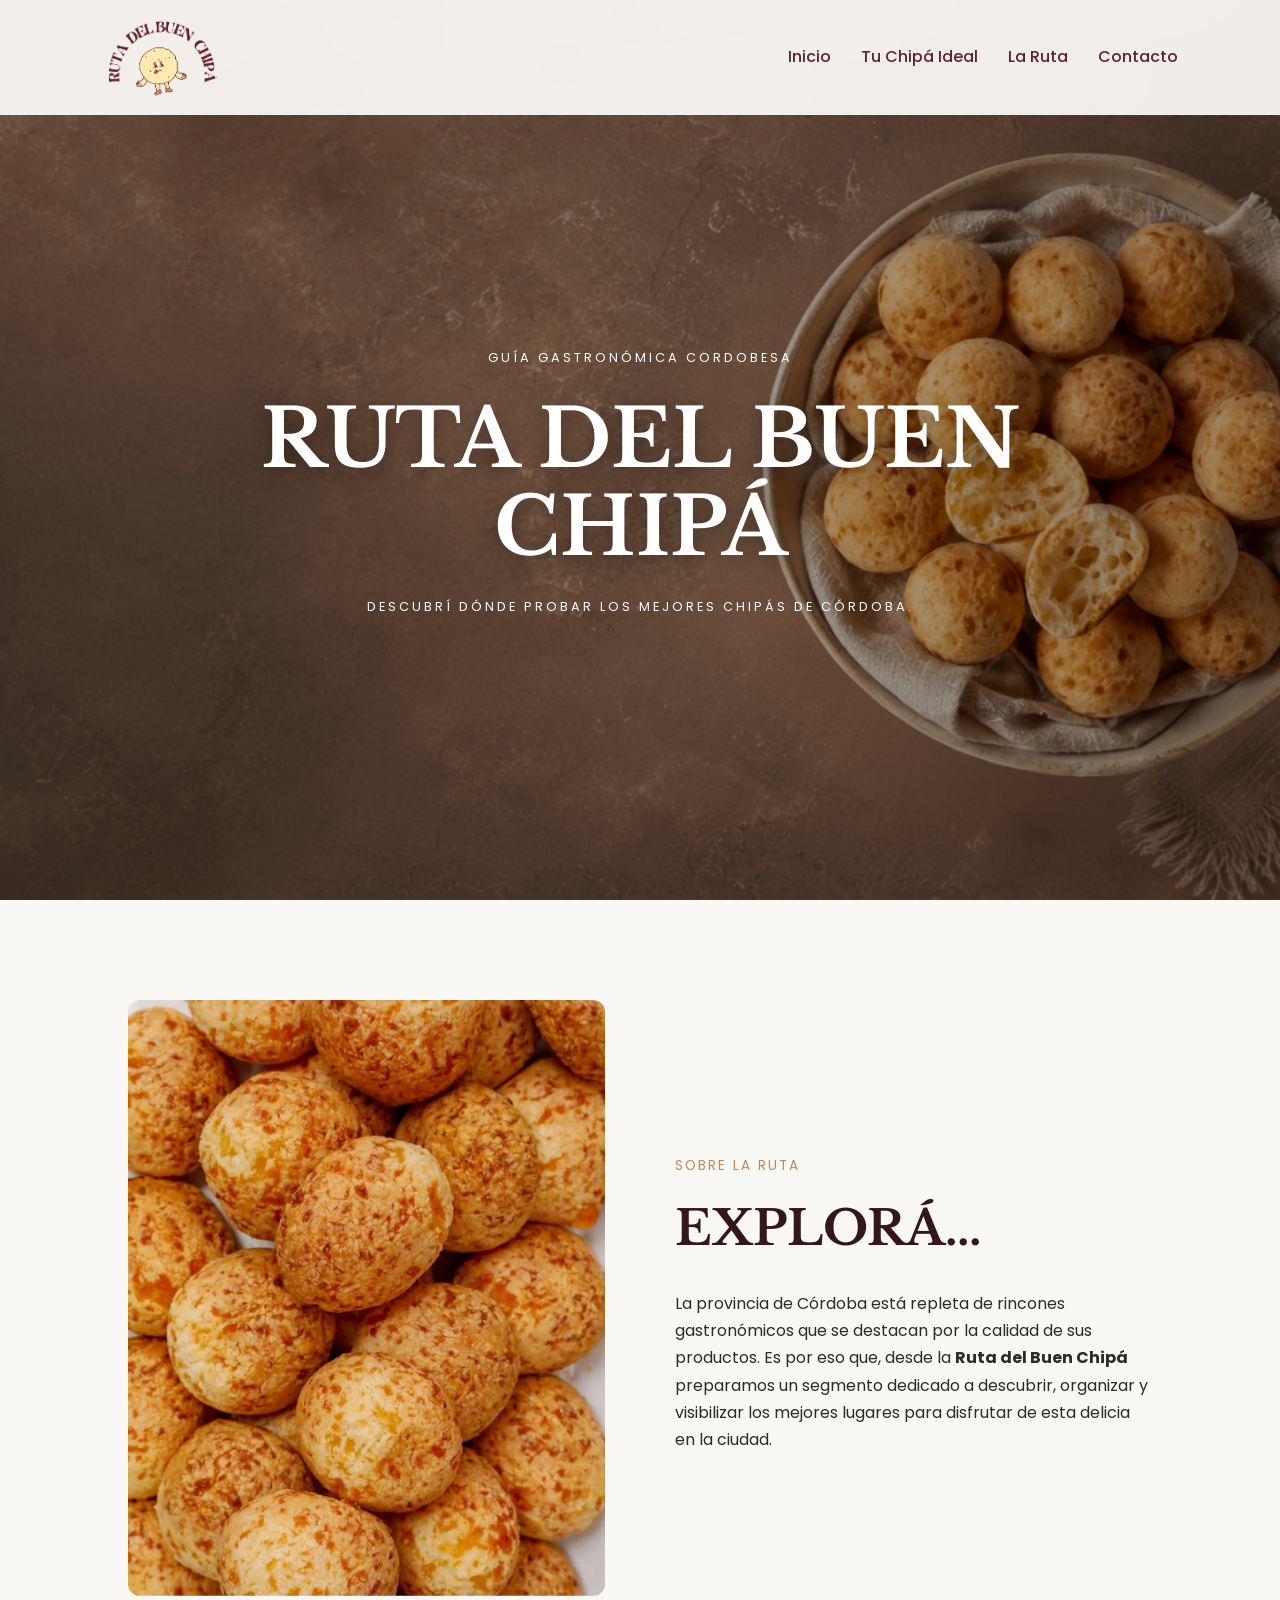
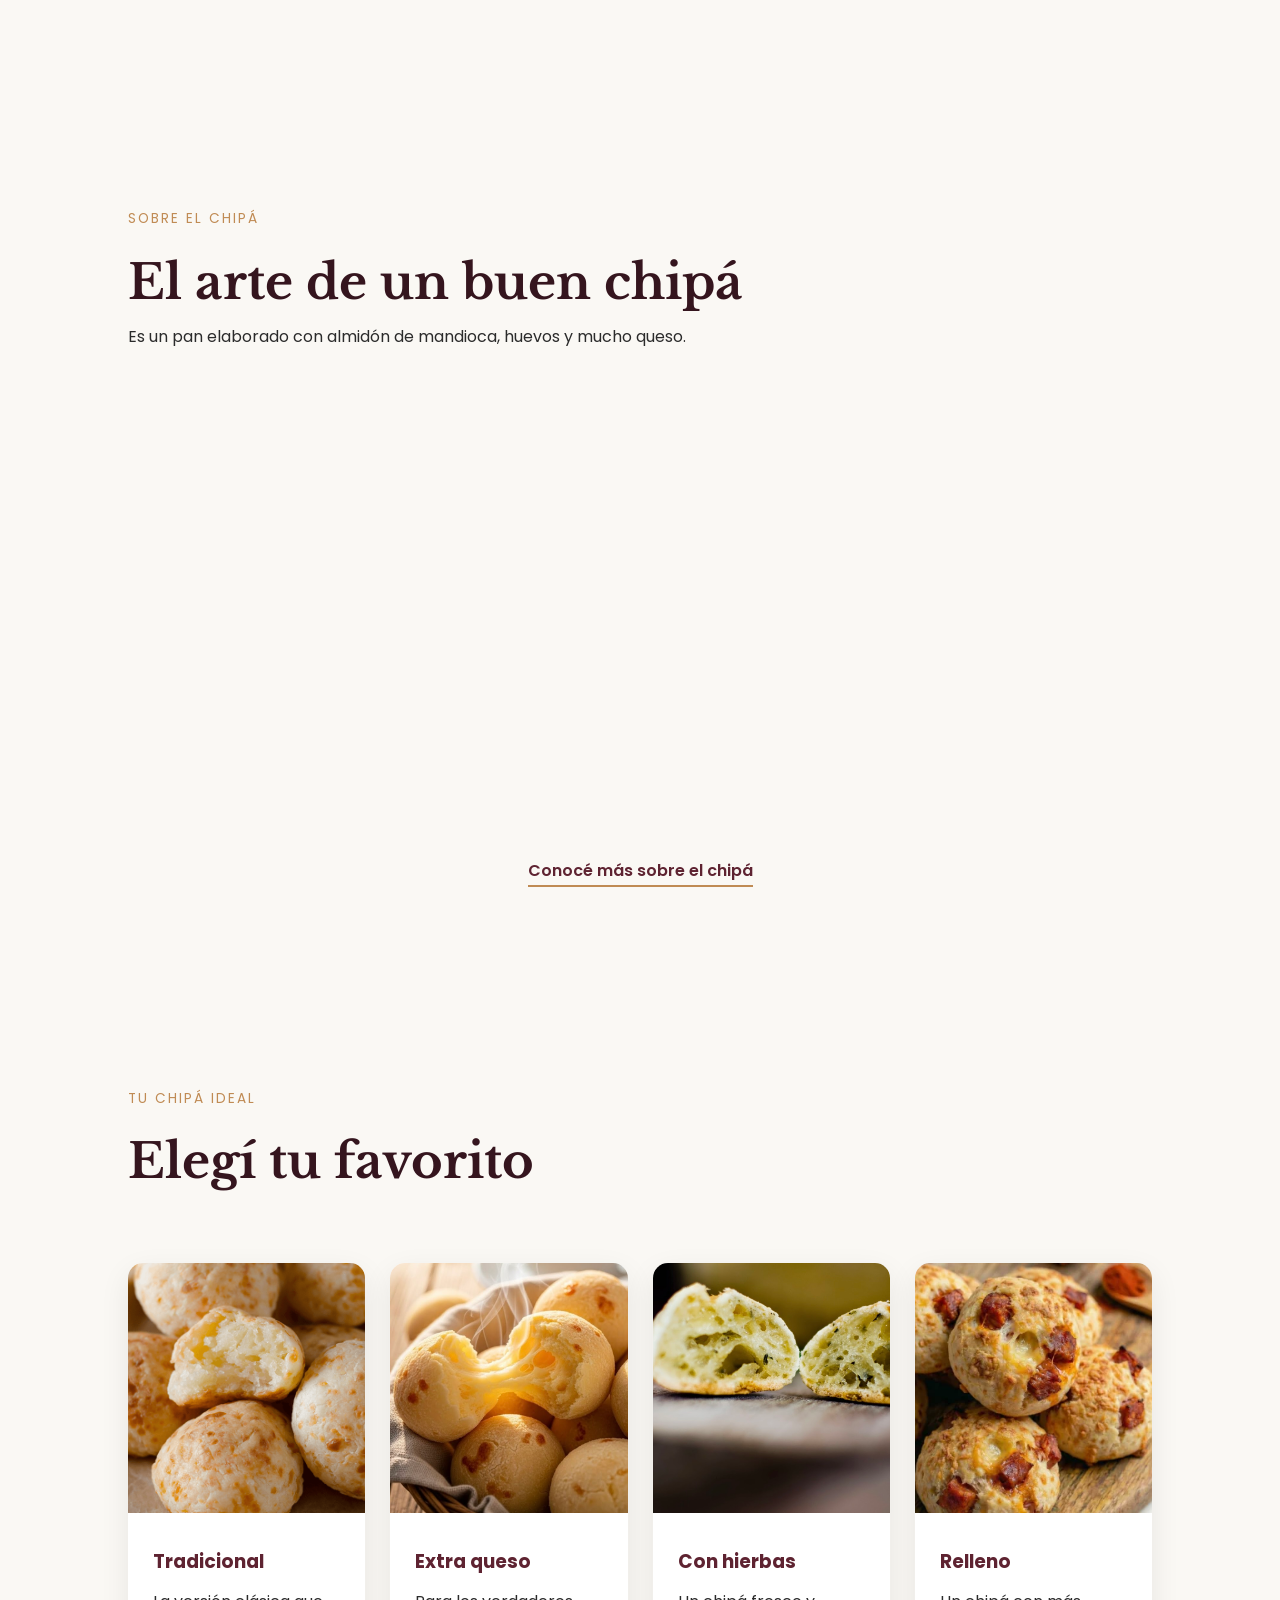
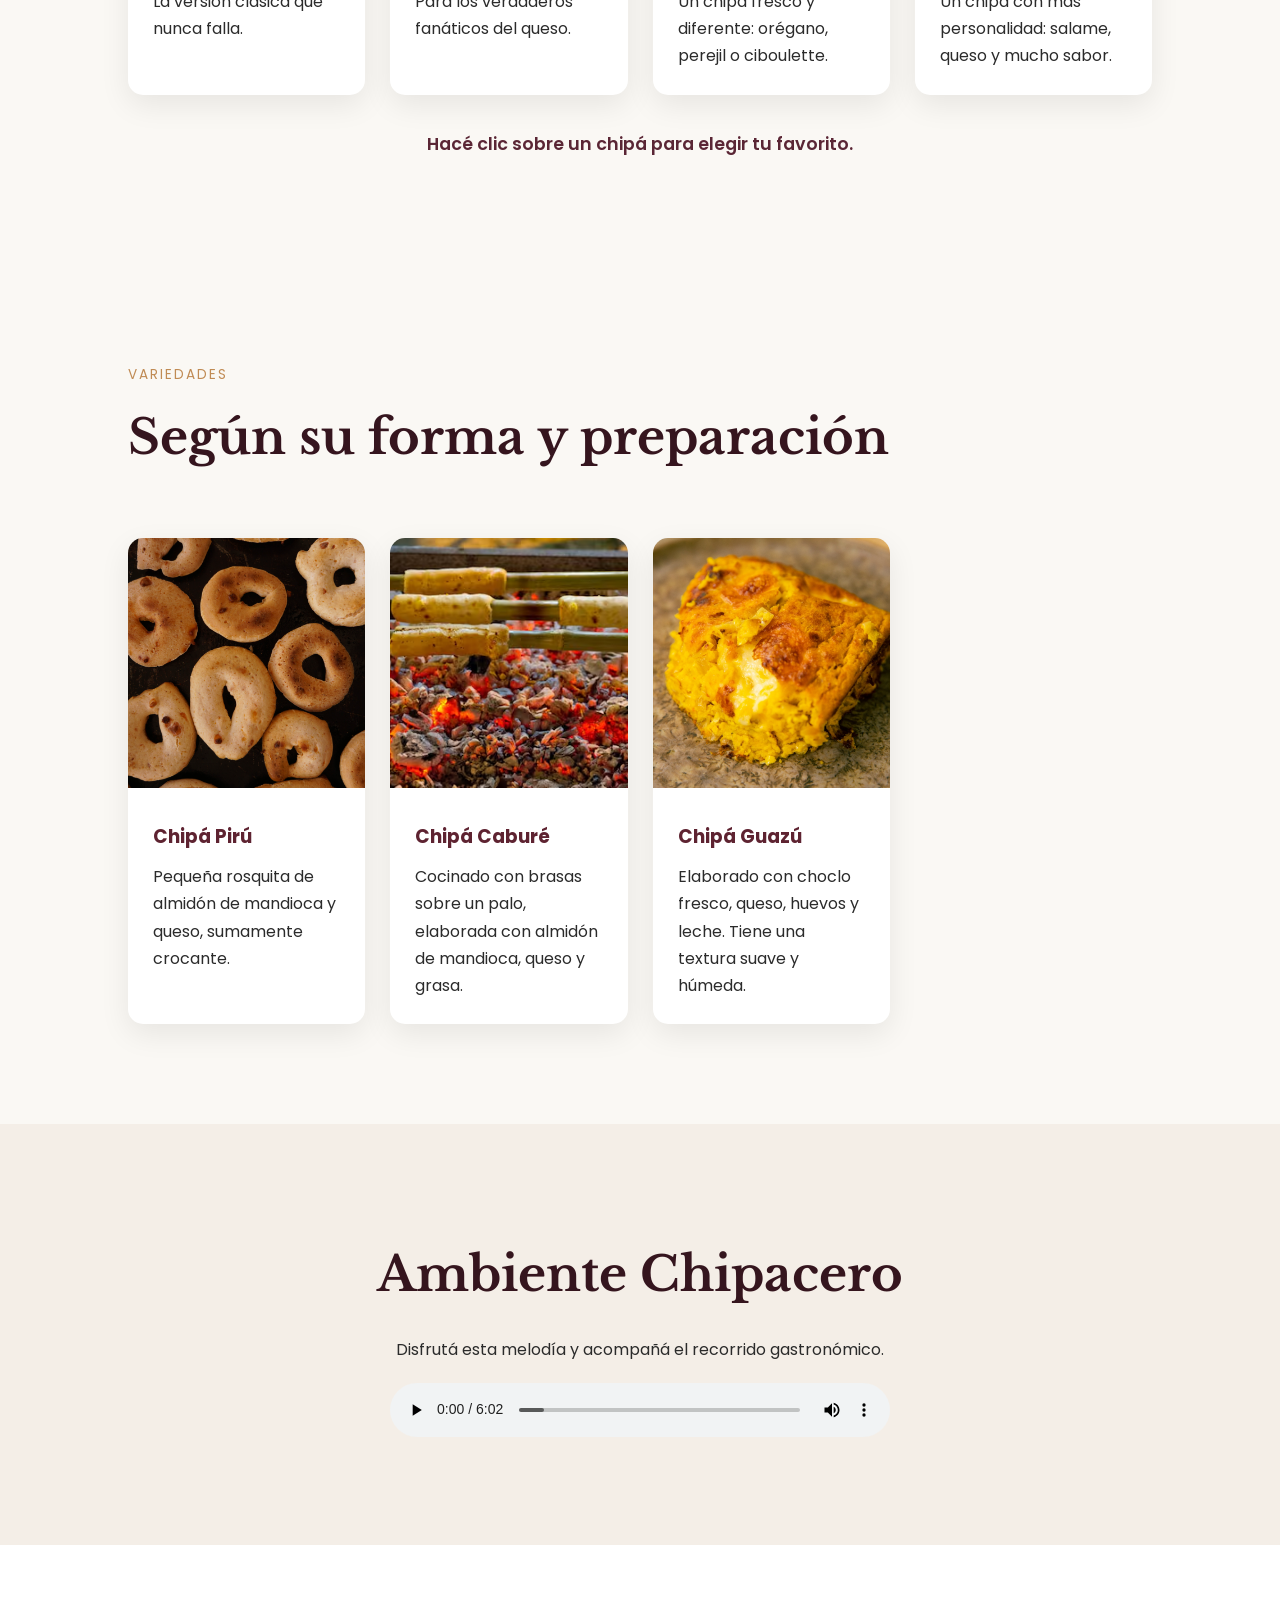
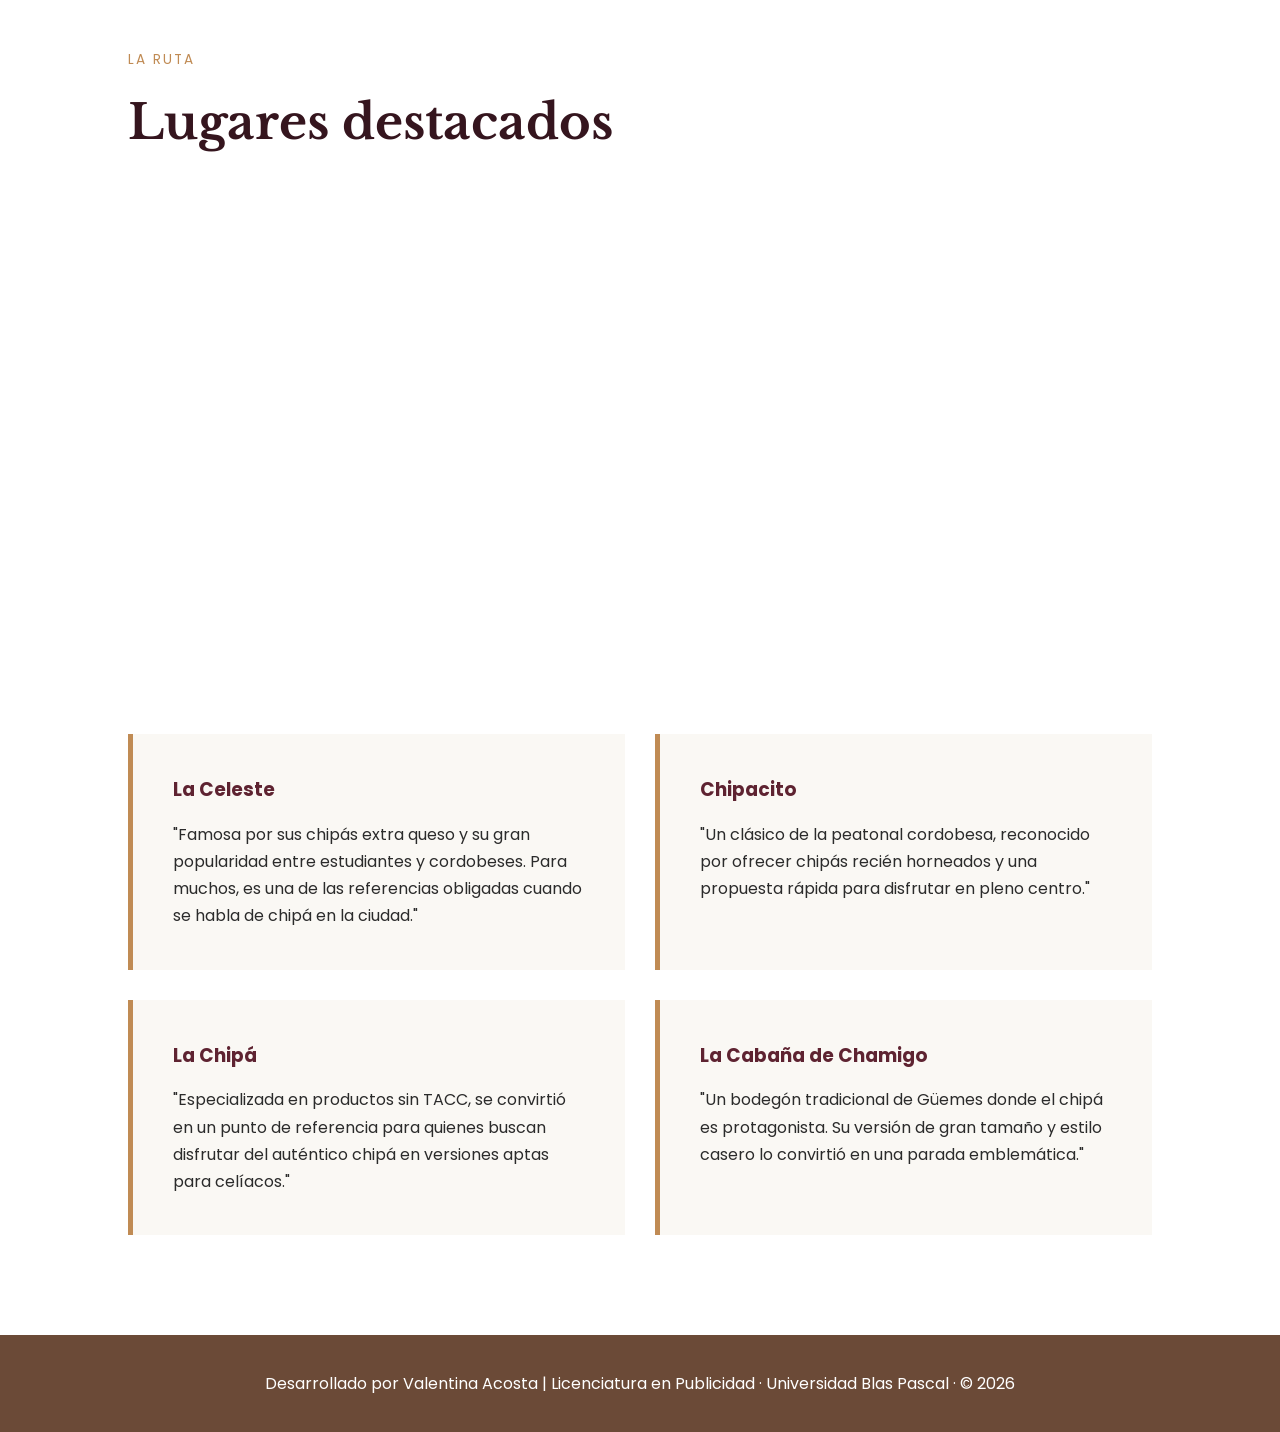
<file: index.html>
<!DOCTYPE html>
<html lang="es">

<head>
    <meta charset="UTF-8">
    <meta name="viewport" content="width=device-width, initial-scale=1.0">
    <title>Ruta del Buen Chipá</title>

    <link rel="stylesheet" href="style.css">

</head>

<body>

<div id="wrap-main">

<header class="header">

    <img id="logo" src= "IMG/LOGO.png" alt="Ruta del Buen Chipá">

    <nav>
        <a href="#">Inicio</a>
        <a href="#tu-chipa-ideal">Tu Chipá Ideal</a>
        <a href="#la-ruta">La Ruta</a>
        <a href="Autora.html">Contacto</a>
    </nav>

</header>

<section class="hero">

    <div class="hero-content">

        <span class="categoria">
            Guía gastronómica cordobesa
        </span>

      <h1 class="titulo-hero">RUTA DEL BUEN CHIPÁ</h1>

        <p>
            Descubrí dónde probar los mejores chipás de Córdoba.
        </p>

    </div>

</section>

<!-- INTRO -->

<section class="intro-section">

    <div class="intro-image">
        <img src= "IMG/foto 1.jpg"
            alt="Chipás recién horneados">
        <p class="media-source">
            Fuente:
            <a href="https://ar.pinterest.com/pin/1087549010065529679/" target="_blank" rel="noopener noreferrer">Pinterest</a>
        </p>
    </div>

    <div class="intro-text">

        <span class="section-tag">
            SOBRE LA RUTA
        </span>

        <h2>
            EXPLORÁ...
        </h2>

        <p>
            La provincia de Córdoba está repleta de rincones gastronómicos que se destacan por la calidad de sus productos. Es por eso que, desde la <strong>Ruta del Buen Chipá</strong> preparamos un segmento dedicado a descubrir, organizar y visibilizar los mejores lugares para disfrutar de esta delicia en la ciudad.
        </p>


    </div>

</section>

<!-- VIDEO -->

<section class="video-section">

    <div class="section-header">

        <span class="section-tag">
            SOBRE EL CHIPÁ
        </span>

        <h2>
            El arte de un buen chipá
        </h2>

        <p>
            Es un pan elaborado con almidón de mandioca, huevos y mucho queso.
        </p>

    </div> <!-- Cierra section-header -->

    <div class="hero-video">

        <video autoplay muted loop playsinline>
            <source src="VIDEO/videchipa.mp4" type="video/mp4">
        </video>

    </div>
    <p class="media-source center">
        Fuente:
        <a href="https://ar.pinterest.com/pin/173388654400543697/" target="_blank" rel="noopener noreferrer">Pinterest</a>
    </p>

    <p class="link-chipa">
        <a href="https://es.wikipedia.org/wiki/Chipa" target="_blank" rel="noopener noreferrer">
            Conocé más sobre el chipá
        </a>
    </p>

</section>

<!-- TU CHIPÁ IDEAL -->

<section id="tu-chipa-ideal" class="cards-section">

    <div class="section-header">

        <span class="section-tag">
            TU CHIPÁ IDEAL
        </span>

        <h2>
            Elegí tu favorito
        </h2>

    </div>

    <div class="cards-grid">

        <article class="card" onclick="seleccionar(this, 'Tradicional')">

            <img src="IMG/chipa tradicional.png" alt="Chipá Tradicional">
            <p class="media-source">
                Fuente:
                <a href="https://granotec.com.ar/chipa-tradicion-sabor-y-el-secreto-detras-de-su-autentica-textura/" target="_blank" rel="noopener noreferrer">Granotec</a>
            </p>

            <div class="card-content">

                <h3>Tradicional</h3>

                <p>
                    La versión clásica que nunca falla.
                </p>

            </div>

        </article>

        <article class="card" onclick="seleccionar(this, 'Extra queso')">

            <img src="IMG/chipa extra q.jpg" alt="Chipá Extra Queso">
            <p class="media-source">
                Fuente:
                <a href="https://ar.pinterest.com/pin/858498747760510563/" target="_blank" rel="noopener noreferrer">Pinterest</a>
            </p>

            <div class="card-content">

                <h3>Extra queso</h3>

                <p>
                    Para los verdaderos fanáticos del queso.
                </p>

            </div>

        </article>

        <article class="card" onclick="seleccionar(this, 'Con hierbas')">

            <img src="IMG/chipa hierbas.jpg" alt="Chipá con Hierbas">
            <p class="media-source">
                Fuente:
                <a href="https://chipatremendo.blogspot.com/2014/08/lanzamiento-gourmet-nuevo-sabor-oregano.html" target="_blank" rel="noopener noreferrer">Chipá Tremendo</a>
            </p>

            <div class="card-content">

                <h3>Con hierbas</h3>

                <p>
                    Un chipá fresco y diferente: orégano, perejil o ciboulette.
                </p>

            </div>

        </article>

        <article class="card" onclick="seleccionar(this, 'Relleno')">

            <img src="IMG/chipa salame.webp" alt="Chipá Relleno">

            <div class="card-content">

                <h3>Relleno</h3>

                <p>
                    Un chipá con más personalidad: salame, queso y mucho sabor.
                </p>

            </div>

        </article>

    </div>

    <div id="resultado" class="resultado">
        Hacé clic sobre un chipá para elegir tu favorito.
    </div>

</section>

<!-- VARIEDADES -->

<section class="variedades-section">

    <div class="section-header">

        <span class="section-tag">
            VARIEDADES
        </span>

        <h2>
            Según su forma y preparación 
        </h2>

    </div>

    <div class="cards-grid">

        <article class="card">
            <img src="IMG/chipa piru.jpg" alt="Chipá Pirú">
            <div class="card-content">
                <h3>Chipá Pirú</h3>
                <p>
                     Pequeña rosquita de almidón de mandioca y queso, sumamente crocante.
                </p>
            </div>
        </article>

        <article class="card">
            <img src="IMG/chipa cabure.avif" alt="Chipá Caburé">
            <p class="media-source">
                Fuente:
                <a href="https://www.lanacion.com.ar/recetas/cocina/argentina/chipa-mboca-nid02042022/" target="_blank" rel="noopener noreferrer">La Nación</a>
            </p>
            <div class="card-content">
                <h3>Chipá Caburé</h3>
                <p>
                  Cocinado con brasas sobre un palo, elaborada con almidón de mandioca, queso y grasa.
                </p>
            </div>
        </article>

        <article class="card">
            <img src="IMG/chipa guazu.jpg" alt="Chipá Guazú">
            <p class="media-source">
                Fuente:
                <a href="https://elgourmet.com/recetas/chipa-guazu-2" target="_blank" rel="noopener noreferrer">El Gourmet</a>
            </p>
            <div class="card-content">
                <h3>Chipá Guazú</h3>
                <p>
                  Elaborado con choclo fresco, queso, huevos y leche. Tiene una textura suave y húmeda.
                </p>
            </div>
        </article>

    </div>

</section>

<!-- AUDIO -->

<section class="audio-section">

    <h2>Ambiente Chipacero</h2>

    <p>
       Disfrutá esta melodía y acompañá el recorrido gastronómico.
    </p>

    <audio controls>
        <source src="AUDIO/Audio chipa.mp3">
    </audio>

</section>

<!-- LA RUTA -->

<section id="la-ruta" class="ruta-section">

    <div class="section-header">

        <span class="section-tag">
            LA RUTA
        </span>
         
        <h2>
            Lugares destacados
        </h2>
         <iframe src="https://www.google.com/maps/d/u/0/embed?mid=10f1OfgTDS71x8n-ly95DX1Fw_Z0fv0w&ehbc=2E312F" width="640" height="480" title="Mapa de locales de chipá en Córdoba"></iframe>
    </div>

    <div class="lugares-grid">

        <article class="lugar">
            <h3>La Celeste</h3>
            <p>
              "Famosa por sus chipás extra queso y su gran popularidad entre estudiantes y cordobeses. Para muchos, es una de las referencias obligadas cuando se habla de chipá en la ciudad."
            </p>
        </article>

        <article class="lugar">
            <h3>Chipacito</h3>
            <p>
                "Un clásico de la peatonal cordobesa, reconocido por ofrecer chipás recién horneados y una propuesta rápida para disfrutar en pleno centro."
            </p>
        </article>

        <article class="lugar">
            <h3>La Chipá</h3>
            <p>
                "Especializada en productos sin TACC, se convirtió en un punto de referencia para quienes buscan disfrutar del auténtico chipá en versiones aptas para celíacos."
            </p>
        </article>

        <article class="lugar">
            <h3>La Cabaña de Chamigo</h3>
            <p>
                "Un bodegón tradicional de Güemes donde el chipá es protagonista. Su versión de gran tamaño y estilo casero lo convirtió en una parada emblemática."
            </p>
        </article>

    </div>

</section>

<footer>

    <p id="footer">
        Desarrollado por Valentina Acosta | Licenciatura en Publicidad · Universidad Blas Pascal · © 2026 
    </p>

</footer>

</div>
<script>
function seleccionar(card, nombre){

    document.querySelectorAll('.card').forEach(item => {
        item.classList.remove('activa');
    });

    card.classList.add('activa');

    document.getElementById('resultado').innerHTML =
    '✔ Elegiste <strong>' + nombre + '</strong>. ¡Excelente elección!';
}
</script>
</body>
</html>
</file>
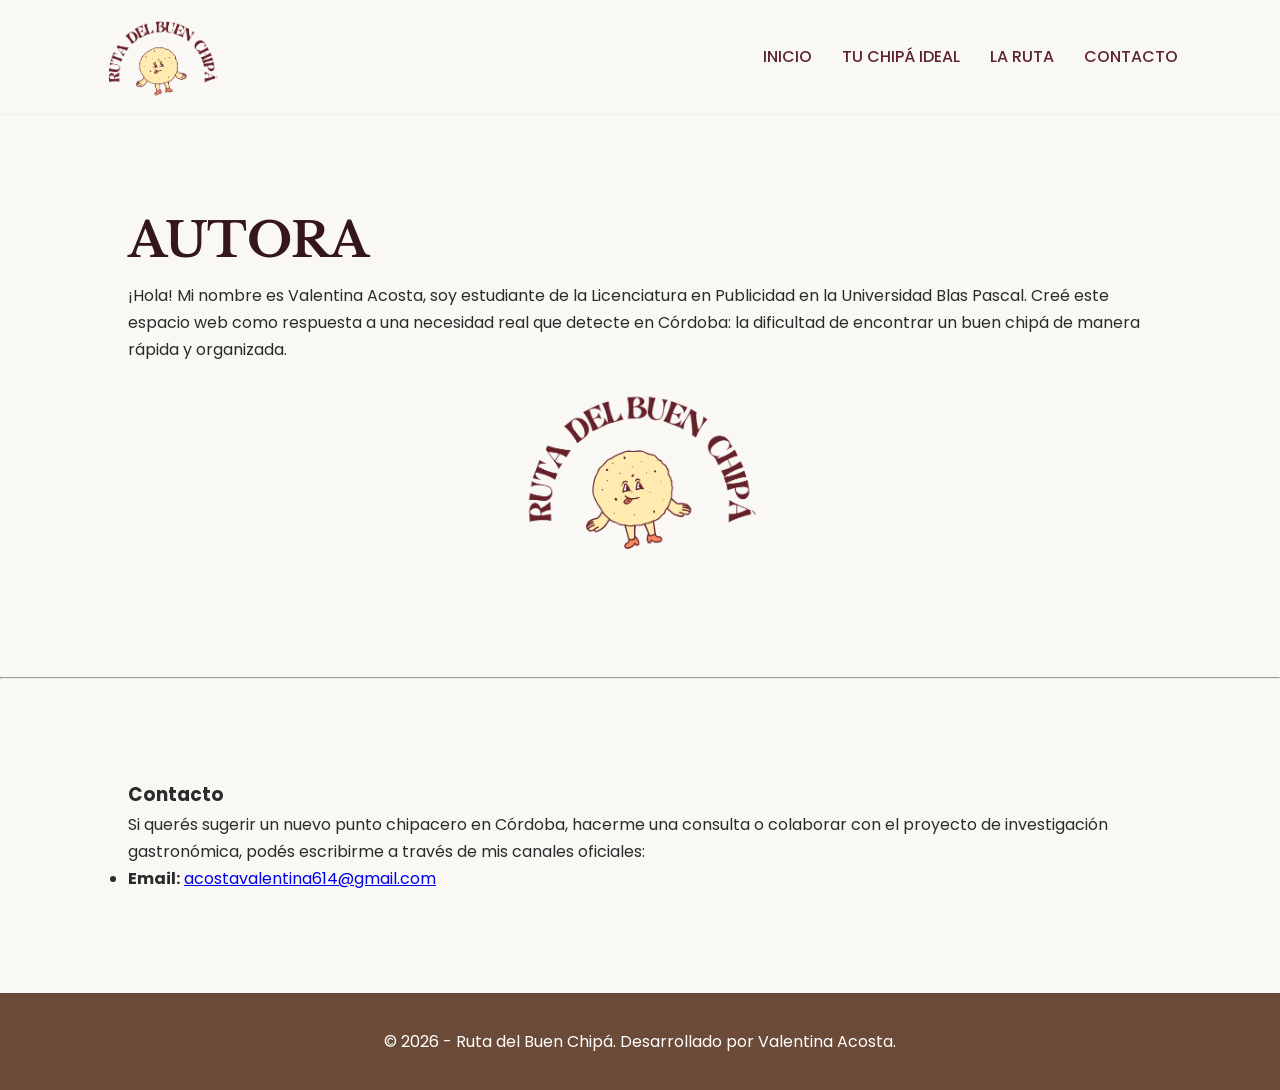
<file: Autora.html>
<!DOCTYPE html>
<html lang="es">
<head>
  <meta charset="UTF-8">
  <meta name="viewport" content="width=device-width, initial-scale=1.0">
  <title>Sobre Mí - Valentina Acosta</title>
  <link rel="stylesheet" href="style.css">
</head>
<body>
  <div id="wrap-main">

    <div class="header">
      <header>
        <img id="logo" src="IMG/LOGO.png" alt="Logo Ruta del buen chipá" width="150">
        <nav>
          <a href="index.html">INICIO</a>
          <a href="Tu chipa ideal.html">TU CHIPÁ IDEAL</a>
          <a href="la ruta.html">LA RUTA</a>
          <a href="Autora.html">CONTACTO</a>
        </nav>
      </header>
    </div>

    <main>
      <section id="sobre-mi">
        <h2>AUTORA</h2>
      

        <p>¡Hola! Mi nombre es Valentina Acosta, soy estudiante de la Licenciatura en Publicidad en la Universidad Blas Pascal. Creé este espacio web como respuesta a una necesidad real que detecte en Córdoba: la dificultad de encontrar un buen chipá de manera rápida y organizada.</p>
         <img class="autora-logo" src="IMG/LOGO.png" alt="Logo Ruta del Buen Chipá">
      </section>

      <hr>

      <section id="contacto">
        <h3>Contacto</h3>
        <p>Si querés sugerir un nuevo punto chipacero en Córdoba, hacerme una consulta o colaborar con el proyecto de investigación gastronómica, podés escribirme a través de mis canales oficiales:</p>
        <ul>
          <li><strong>Email:</strong> <a href="mailto:acostavalentina614@gmail.com">acostavalentina614@gmail.com</a></li>
     
        </ul>
      </section>
    </main>

    <footer>
      <p id="footer">&copy; 2026 - Ruta del Buen Chipá. Desarrollado por Valentina Acosta.</p>
    </footer>

  </div>
</body>
</html>
</file>
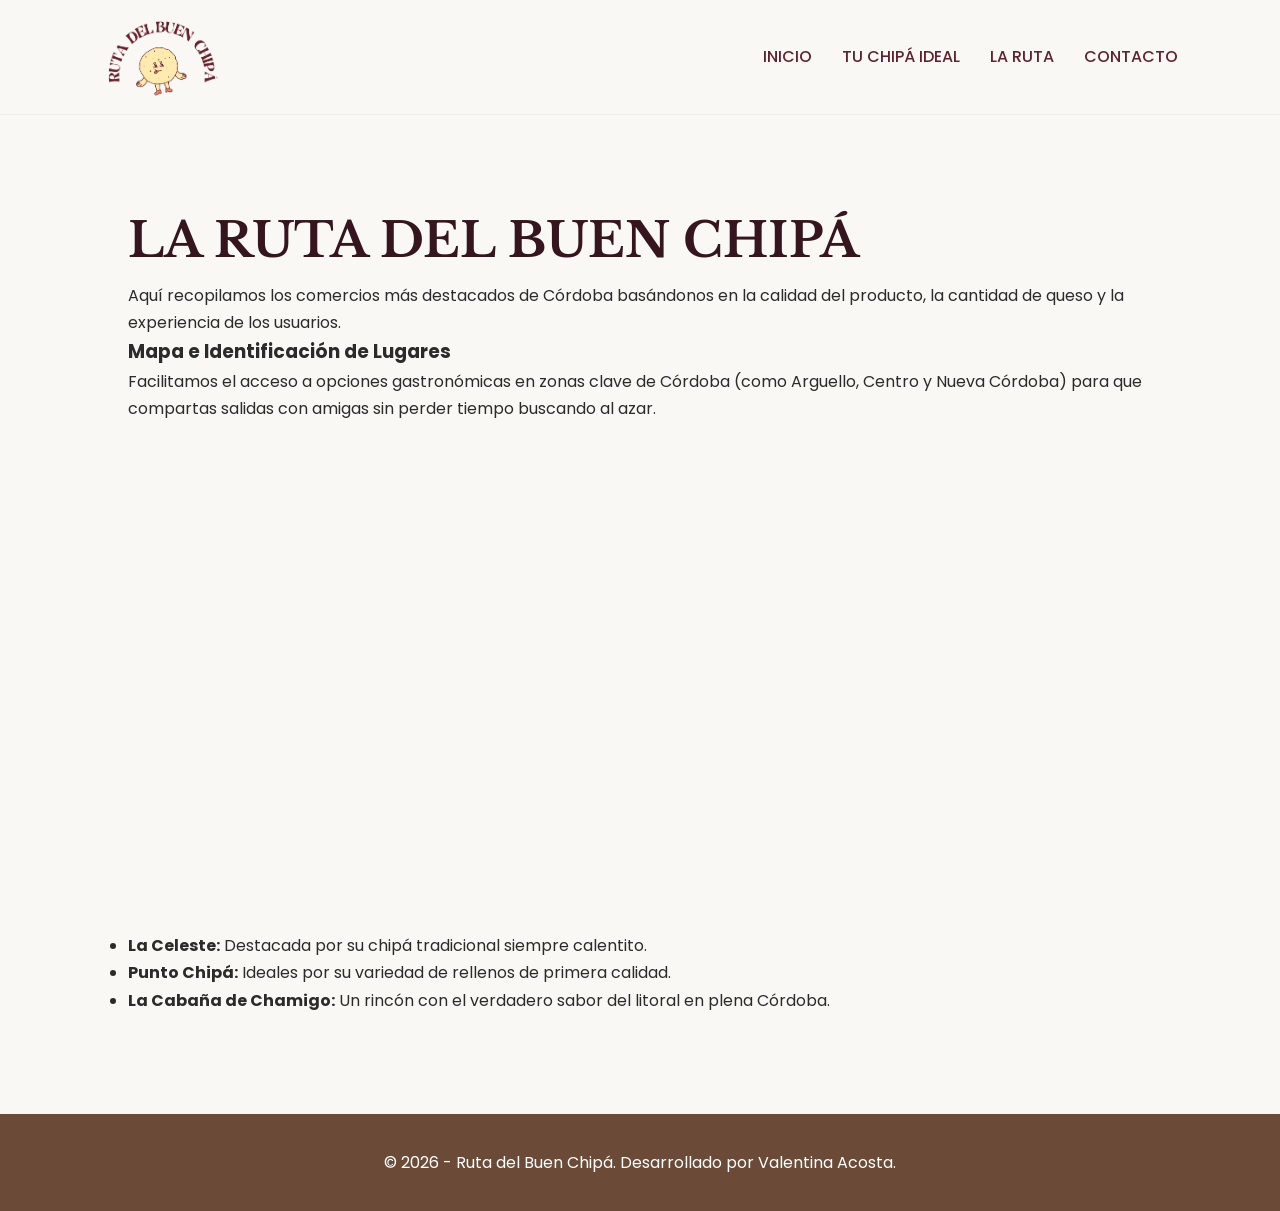
<file: la ruta.html>
<!DOCTYPE html>
<html lang="es">
<head>
  <meta charset="UTF-8">
  <meta name="viewport" content="width=device-width, initial-scale=1.0">
  <title>La Ruta - Dónde comprar</title>
  <link rel="stylesheet" href="style.css">
</head>
<body>
  <div id="wrap-main">

    <div class="header">
      <header>
        <img id="logo" src="IMG/LOGO.png" alt="Logo Ruta del buen chipá" width="150">
        <nav>
          <a href="index.html">INICIO</a>
          <a href="Tu chipa ideal.html">TU CHIPÁ IDEAL</a>
          <a href="la ruta.html">LA RUTA</a>
          <a href="Autora.html">CONTACTO</a>
        </nav>
      </header>
    </div>

    <main>
      <section id="ruta-contenido">
        <h1>LA RUTA DEL BUEN CHIPÁ</h1>
        <p>Aquí recopilamos los comercios más destacados de Córdoba basándonos en la calidad del producto, la cantidad de queso y la experiencia de los usuarios.</p>
        
        <h3>Mapa e Identificación de Lugares</h3>
        <p>Facilitamos el acceso a opciones gastronómicas en zonas clave de Córdoba (como Arguello, Centro y Nueva Córdoba) para que compartas salidas con amigas sin perder tiempo buscando al azar.</p>
        
        <iframe src="https://www.google.com/maps/d/u/0/embed?mid=10f1OfgTDS71x8n-ly95DX1Fw_Z0fv0w&ehbc=2E312F" width="640" height="480" title="Mapa de locales de chipá en Córdoba"></iframe>
        
        <ul>
          <li><strong>La Celeste:</strong> Destacada por su chipá tradicional siempre calentito.</li>
          <li><strong>Punto Chipá:</strong> Ideales por su variedad de rellenos de primera calidad.</li>
          <li><strong>La Cabaña de Chamigo:</strong> Un rincón con el verdadero sabor del litoral en plena Córdoba.</li>
        </ul>
      </section>
    </main>

    <footer>
      <p id="footer">&copy; 2026 - Ruta del Buen Chipá. Desarrollado por Valentina Acosta.</p>
    </footer>

  </div>
</body>
</html>
</file>
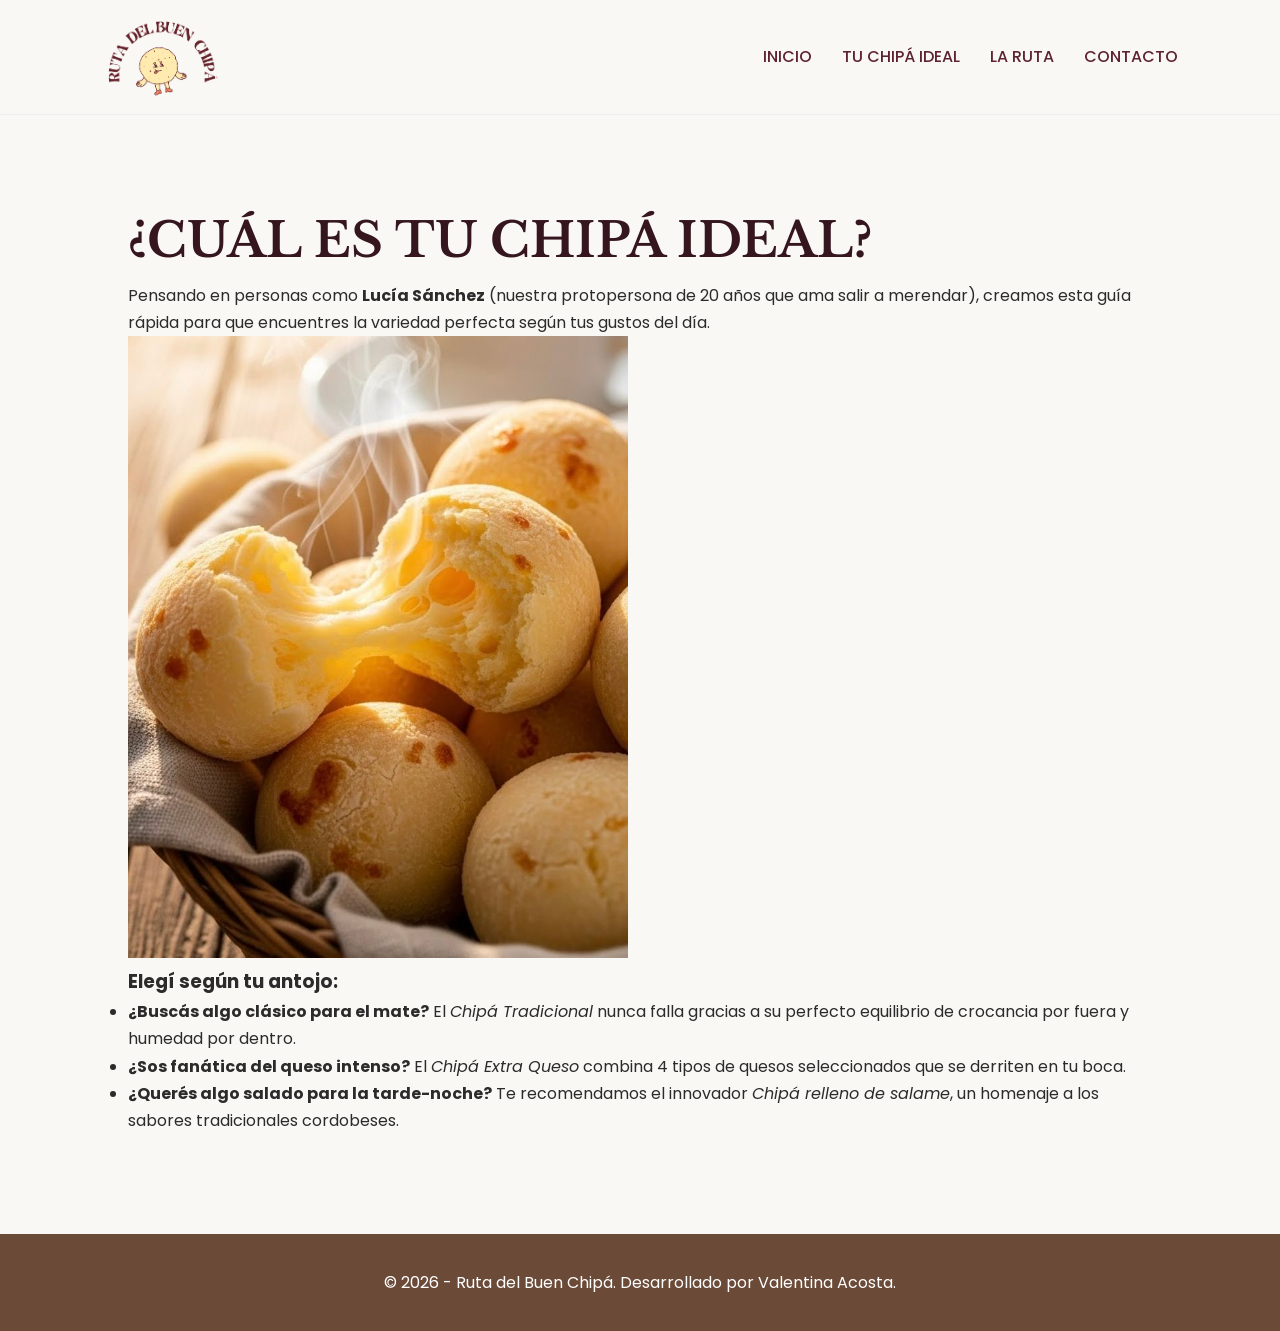
<file: Tu chipa ideal.html>
<!DOCTYPE html>
<html lang="es">
<head>
  <meta charset="UTF-8">
  <meta name="viewport" content="width=device-width, initial-scale=1.0">
  <title>Tu Chipá Ideal - Selección</title>
  <link rel="stylesheet" href="style.css">
</head>
<body>
  <div id="wrap-main">

    <div class="header">
      <header>
        <img id="logo" src="IMG/LOGO.png" alt="Logo Ruta del buen chipá" width="150">
        <nav>
          <a href="index.html">INICIO</a>
          <a href="Tu chipa ideal.html">TU CHIPÁ IDEAL</a>
          <a href="la ruta.html">LA RUTA</a>
          <a href="Autora.html">CONTACTO</a>
        </nav>
      </header>
    </div>

    <main>
      <section id="protopersona-match">
        <h1>¿CUÁL ES TU CHIPÁ IDEAL?</h1>
        <p>Pensando en personas como <strong>Lucía Sánchez</strong> (nuestra protopersona de 20 años que ama salir a merendar), creamos esta guía rápida para que encuentres la variedad perfecta según tus gustos del día.</p>
        
        <img src="IMG/chipa extra q.jpg" alt="Chipá extra queso recién horneado" width="500">
        <p class="media-source">
          Fuente:
          <a href="https://ar.pinterest.com/pin/858498747760510563/" target="_blank" rel="noopener noreferrer">Pinterest</a>
        </p>

        <h3>Elegí según tu antojo:</h3>
        <ul>
          <li><strong>¿Buscás algo clásico para el mate?</strong> El <em>Chipá Tradicional</em> nunca falla gracias a su perfecto equilibrio de crocancia por fuera y humedad por dentro.</li>
          <li><strong>¿Sos fanática del queso intenso?</strong> El <em>Chipá Extra Queso</em> combina 4 tipos de quesos seleccionados que se derriten en tu boca.</li>
          <li><strong>¿Querés algo salado para la tarde-noche?</strong> Te recomendamos el innovador <em>Chipá relleno de salame</em>, un homenaje a los sabores tradicionales cordobeses.</li>
        </ul>
      </section>
    </main>

    <footer>
      <p id="footer">&copy; 2026 - Ruta del Buen Chipá. Desarrollado por Valentina Acosta.</p>
    </footer>

  </div>
</body>
</html>
</file>
<file: style.css>
@import url('https://fonts.googleapis.com/css2?family=Libre+Baskerville:wght@400;700&family=Poppins:wght@300;400;500;600&display=swap');

/* ==========================
   FUENTES Y CONFIGURACIÓN
========================== */

*{
    margin:0;
    padding:0;
    box-sizing:border-box;
}

html{
    scroll-behavior:smooth;
    scroll-padding-top:120px;
}

body{
    font-family:'Poppins', sans-serif;
    background:#faf8f4;
    color:#2b2b2b;
    line-height:1.7;
    overflow-x:hidden;
}

img,
video,
iframe{
    max-width:100%;
}

.media-source{
    position:absolute;
    width:1px;
    height:1px;
    padding:0;
    margin:-1px;
    overflow:hidden;
    clip:rect(0, 0, 0, 0);
    white-space:nowrap;
    border:0;
}

.media-source.center{
    text-align:center;
}

.media-source a{
    color:#5e2331;
    font-weight:600;
    text-decoration:none;
    border-bottom:1px solid #c08b54;
}

.media-source a:hover{
    color:#c08b54;
}

.card > .media-source{
    padding:0;
}

/* ==========================
   CONTENEDOR GENERAL
========================== */

#wrap-main{
    width:100%;
}

/* ==========================
   HEADER
========================== */

.header{
    position:fixed;
    top:0;
    left:0;
    width:100%;
    background:rgba(250,248,244,0.95);
    backdrop-filter:blur(10px);
    z-index:1000;
    padding:15px clamp(18px, 8vw, 8%);
    display:flex;
    justify-content:space-between;
    align-items:center;
    border-bottom:1px solid #eee;
}

#logo{
    width:clamp(88px, 12vw, 120px);
}

.header header{
    width:100%;
    display:flex;
    justify-content:space-between;
    align-items:center;
}

nav{
    display:flex;
    gap:clamp(12px, 3vw, 30px);
    align-items:center;
}

nav a{
    text-decoration:none;
    color:#5e2331;
    font-weight:500;
    font-size:clamp(.85rem, 1.7vw, 1rem);
    transition:.3s;
}

nav a:hover{
    color:#c08b54;
}

/* ==========================
   HERO
========================== */

.hero{
    min-height:100vh;
    padding:140px 8% 80px;

    background:
    linear-gradient(
    rgba(0,0,0,.35),
    rgba(0,0,0,.35)),
    url("IMG/fondo.png");

    background-size:cover;
    background-position:center;

    display:flex;
    align-items:center;
    justify-content:center;

    text-align:center;
    color:white;
}

.hero-content{
    max-width:850px;
    padding:20px;
}

.categoria{
    letter-spacing:3px;
    text-transform:uppercase;
    font-size:.8rem;
}

.hero h1{
    font-family:'Libre Baskerville', serif;
    font-size:clamp(2.6rem, 8vw, 5rem);
    line-height:1.1;
    margin:25px 0;
    
}


.hero p{
    font-family:'Poppins', sans-serif;
    font-size:.8rem;
    letter-spacing:3px;
    text-transform:uppercase;
}

/* ==========================
   SECCIONES
========================== */

section{
    padding:clamp(64px, 9vw, 100px) clamp(20px, 10vw, 10%);
}

main section:first-child{
    padding-top:clamp(150px, 18vw, 190px);
}

.section-header{
    margin-bottom:clamp(35px, 6vw, 60px);
}

.section-tag{
    color:#c08b54;
    text-transform:uppercase;
    letter-spacing:2px;
    font-size:.85rem;
}

h1,
h2{
    font-family:'Libre Baskerville', serif;
    font-size:clamp(2rem, 5vw, 3rem);
    color:#35151e;
    margin-top:10px;
}



/* ==========================
   INTRO
========================== */

.intro-section{
    display:grid;
    grid-template-columns:repeat(2, minmax(0, 1fr));
    gap:clamp(35px, 6vw, 70px);
    align-items:center;
}

.intro-image img{
    width:100%;
    height:auto;
    aspect-ratio:4 / 5;
    object-fit:cover;
    border-radius:12px;
}

.intro-text p{
    margin-top:20px;
}

/* ==========================
   CARDS
========================== */

.cards-grid{
    display:grid;
    grid-template-columns:repeat(4, minmax(0, 1fr));
    gap:25px;
}

.card{
    background:white;
    overflow:hidden;
    border-radius:15px;
    box-shadow:0 10px 30px rgba(0,0,0,.08);
    transition:.4s;
}

.card:hover{
    transform:translateY(-10px);
}

.card img{
    width:100%;
    height:250px;
    object-fit:cover;
}

.card-content{
    padding:25px;
}

.card-content h3{
    color:#5e2331;
    margin-bottom:10px;
}

/* ==========================
   VIDEO
========================== */


.hero-video{
    width:100%;
    max-width:1200px;
    aspect-ratio:12 / 5;
    margin:auto;
    overflow:hidden;
    border-radius:20px;
}

.hero-video video{
    width:100%;
    height:100%;
    object-fit:cover;
}
.link-chipa{
    text-align:center;
    margin-top:20px;
}

.link-chipa a{
    color:#5e2331;
    font-weight:600;
    text-decoration:none;
    border-bottom:2px solid #c08b54;
    padding-bottom:3px;
    transition:.3s;
}

.link-chipa a:hover{
    color:#c08b54;
}
/* ==========================
   AUDIO
========================== */

.audio-section{
    text-align:center;
    background:#f4eee7;
}

.audio-section p{
    margin:20px 0;
}

.audio-section audio{
    width:500px;
    max-width:100%;
}

/* ==========================
   LUGARES
========================== */

.ruta-section{
    background:white;
}

iframe{
    display:block;
    width:100%;
    max-width:760px;
    height:480px;
    margin-top:30px;
    border:0;
    border-radius:12px;
}

.lugares-grid{
    display:grid;
    grid-template-columns:repeat(2, minmax(0, 1fr));
    gap:30px;
}

.lugar{
    background:#faf8f4;
    padding:clamp(25px, 4vw, 40px);
    border-left:5px solid #c08b54;
    transition:.3s;
}

.lugar:hover{
    transform:translateY(-5px);
}

.lugar h3{
    color:#5e2331;
    margin-bottom:15px;
}

/* ==========================
   FOOTER
========================== */

footer{
    background:#6B4A37;
    padding:35px;
}

#footer{
    color:white;
    text-align:center;
    margin:0;
}

/* ==========================
   RESPONSIVE
========================== */

@media(max-width:900px){
    .header{
        flex-direction:column;
        gap:12px;
        padding:12px 20px;
    }

    nav{
        flex-wrap:wrap;
        justify-content:center;
    }

    .hero{
        padding-top:180px;
    }

    .intro-section{
        grid-template-columns:1fr;
    }

    .cards-grid{
        grid-template-columns:repeat(2, minmax(0, 1fr));
    }

    .lugares-grid{
        grid-template-columns:1fr;
    }

    .hero-video{
        aspect-ratio:16 / 9;
    }

    iframe{
        width:100%;
        height:380px;
    }
}

@media(max-width:600px){
    nav{
        gap:8px 14px;
    }

    .hero{
        min-height:90vh;
        padding-top:170px;
    }

    .categoria,
    .section-tag{
        letter-spacing:1.5px;
    }

    .cards-grid{
        grid-template-columns:1fr;
    }

    .card img{
        height:220px;
    }

    .hero-video{
        border-radius:12px;
    }

    iframe{
        height:300px;
    }

    footer{
        padding:28px 20px;
    }
}

/* ==========================
   PÁGINA AUTORA
========================== */

.autora-hero{
    padding-top:180px;
    text-align:center;
}

.autora-hero h1{
    font-family:'Libre Baskerville', serif;
    font-size:clamp(2.5rem, 8vw, 4rem);
    color:#35151e;
}

.autora-content{
    max-width:900px;
    margin:auto;
    text-align:center;
}

.autora-content p{
    margin-top:25px;
    font-size:1.1rem;
}

.autora-logo{
    display:block;
    max-width:250px;
    margin:20px auto;
}

.titulo-hero{
    font-family:'Libre Baskerville', serif;
    font-size:clamp(2.6rem, 9vw, 6rem);
    color:#ffffff;
    font-weight:700;
    text-shadow:0 5px 20px rgba(0,0,0,.35);
}

.favoritos {
    padding: clamp(64px, 9vw, 80px) clamp(20px, 8vw, 8%);
    background-color: #f8f5f2;
}

.subtitulo {
    color: #c78a52;
    letter-spacing: 2px;
    font-size: 14px;
    margin-bottom: 15px;
}

.favoritos h2 {
    font-size: clamp(2rem, 5vw, 3rem);
    color: #4a2230;
    margin-bottom: 50px;
}

/* SELECCIÓN DE CHIPÁ FAVORITO */

.card{
    cursor:pointer;
    transition:all 0.3s ease;
}

.card:hover{
    transform:translateY(-8px);
}

.card.activa{
    border:3px solid #c78a52;
    box-shadow:0 10px 25px rgba(199,138,82,0.25);
    transform:translateY(-8px);
}

.resultado{
    text-align:center;
    margin-top:35px;
    font-size:1.1rem;
    font-weight:600;
    color:#5a2635;
}
</file>
